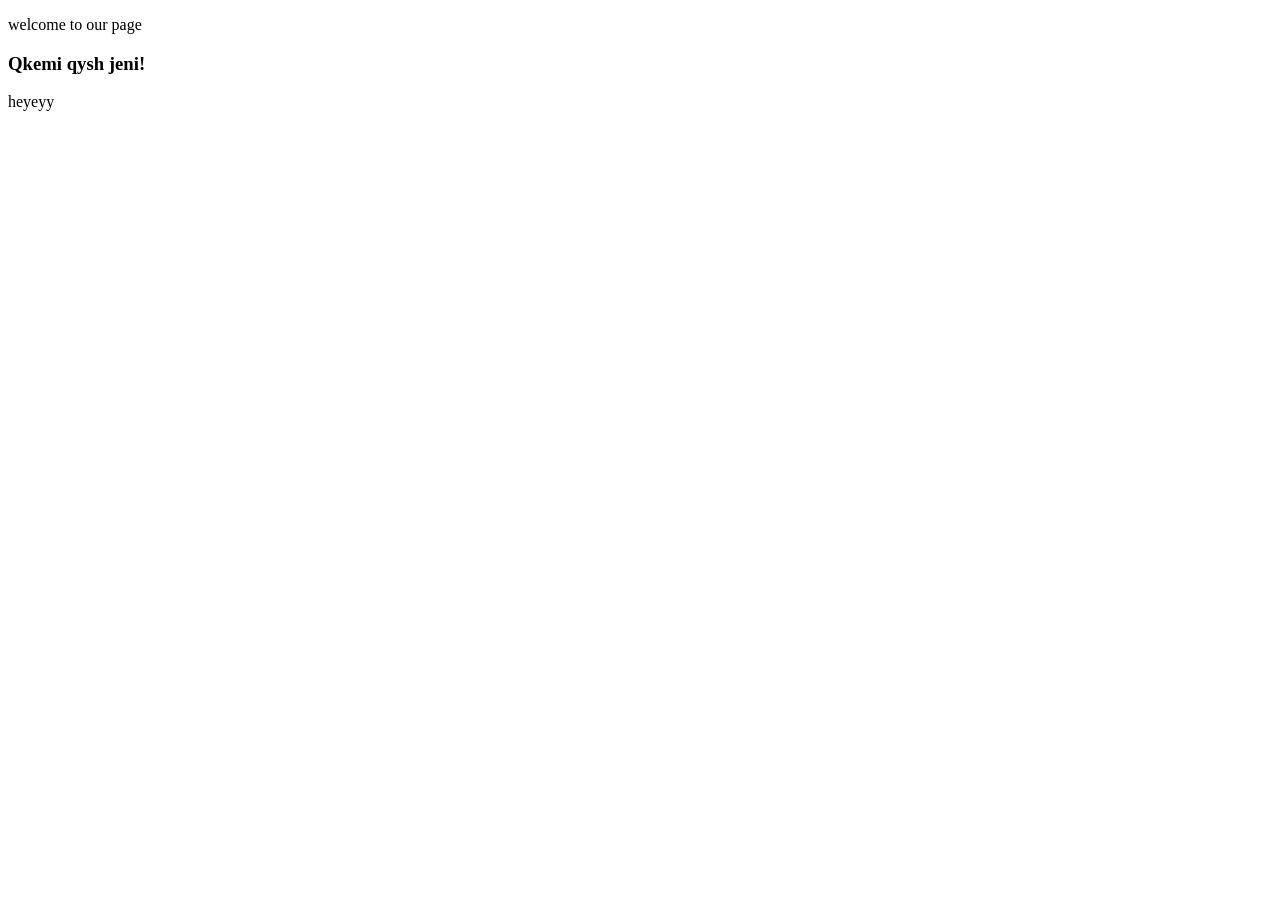
<file: index.html>
<!DOCTYPE html>
<html lang="en">
<head>
    <meta charset="UTF-8">
    <meta name="viewport" content="width=device-width, initial-scale=1.0">
    <title>vérune beauty</title>
</head>
<body>
    <p>welcome to our page</p>
         <h3>Qkemi qysh jeni!</h3>
        <p> heyeyy</p>

</body>
</html>
</file>
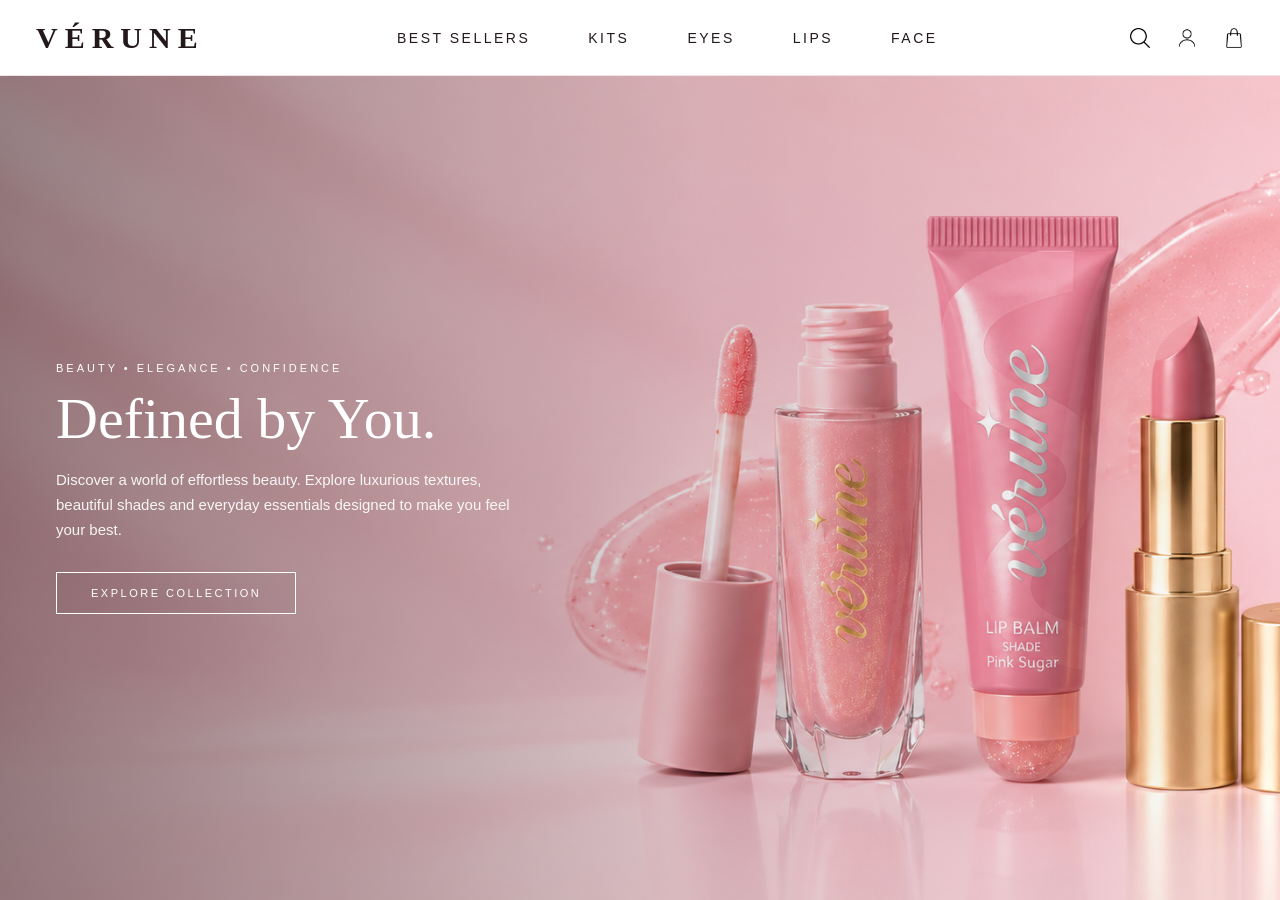
<file: home.html>
<!DOCTYPE html>
<html lang="en">

<head>
    <meta charset="UTF-8">
    <meta name="viewport" content="width=device-width, initial-scale=1.0">
    <title>Vérune Beauty - Profesional Makeup & Consmetics</title>
    <link rel="icon" href="./Images/makeup.png">
    <link rel="stylesheet" href="style.css">
     <link rel="best-sellers" href="bestSellers.html">
</head>

<body>
    <header class="navbar">
        <div class="nav-container">
            <span class="brand-logo">VÉRUNE</span>

            <nav class="nav-link">
                <a href="best-sellers.html">BEST SELLERS</a>
                <a href="kits.html">KITS</a>
                <div class="nav-item">
                    <a href="eyes.html">EYES</a>
                    <div class="nav-menu">
                        <a href="">Brows</a>
                        <a href="">Mascara</a>
                        <a href="">Lashes</a>
                        <a href="">Eye Liner</a>
                        <a href="">Eye Pencil</a>
                        <a href="">Eye Palette</a>
                    </div>
                </div>
                <div class="nav-item">
                    <a href="lips.html">LIPS</a>
                    <div class="nav-menu">
                        <a href="">Lip Gloss</a>
                        <a href="">Lip Liner</a>
                        <a href="">Lip Stick</a>
                        <a href="">Lip Balm</a>
                    </div>
                </div>
                <div class="nav-item">
                    <a href="face.html">FACE</a>
                    <div class="nav-menu">
                        <a href="">Foundation</a>
                        <a href="">Concealer</a>
                        <a href="">Powder</a>
                        <a href="">Bronzer</a>
                        <a href="">Blush</a>
                        <a href="">Highlighter</a>
                    </div>
                </div>
            </nav>

            <div class="nav-icon">
                <a href="search.html" class="search-img">
                    <img src="./Images/searchIcon.png" alt="Search">
                </a>
                <a href="log-in.html" class="login-img">
                    <img src="./Images/userIcon.png" alt="Log-in">
                </a>
                <a href="cart.html" class="cart-img">
                    <img src="./Images/bagIcon.png" alt="cart">
                </a>
            </div>
        </div>
    </header>

    <section class="header-img">
        <img src="Images/Vérune Pink Sugar Lip Collection.png" alt="Vérune Pink Sugar Lip" class="head-img" />
        <div class="header-wrapper">
            <div class="header-text">
                <p class="header-elegance"> BEAUTY • ELEGANCE • CONFIDENCE </p>
                <h1 class="header-title">Defined by You.</h1>
                <p class="header-discover">Discover a world of effortless beauty. Explore luxurious textures,
                    beautiful shades and everyday essentials designed to make you feel your best.</p>
                <a href="collection.html" class="header-button">EXPLORE COLLECTION</a>
            </div>
        </div>
    </section>

</body>

</html>
</file>
<file: style.css>
*{
    box-sizing: border-box;
    margin: 0;
    padding: 0;
}

body{
    font-family:sans-serif;
    background-color: #ffffff;
    color: #23191b;
    padding-top: 76px;
}

a{
    text-decoration: none;
    color: inherit;
}

.navbar{
    position: fixed;
    top: 0;
    left: 0;
    width: 100%;
    height: 76px;
    background-color: #ffffff;
    border-bottom: 1px solid #efe1e5;
    z-index: 1000;
    transition: box-shadow 0.3s ease;
}
.navbar.scrolled {
    box-shadow: 0 4px 20px rgba(35, 25, 27, 0.06);
}

.nav-container {
    max-width: 1400px;
    height: 100%;
    margin: 0 auto;
    padding: 0 36px;
    display: flex;
    align-items: center;
    justify-content: space-between;
}

.brand-logo{
    font-family: 'Cormorant Garamond', Georgia, serif;
    font-size: 30px;
    font-weight: 600;
    letter-spacing: 7px;
    color: #23191b;
}

.nav-link {
    display: flex;
    align-items: center;
    gap: 30px;
}

.nav-link a{
    font-size: 14px;
    font-weight: 500;
    letter-spacing: 2.5px;
    color: #23191b;
    padding: 26px 14px;
    transition: color 0.25s ease;
}

.nav-link a:hover{
    color: #b56c7c;
}
.nav-item{
    position: relative;
    height: 76px;
    display: flex;
    align-items: center;
}
.nav-menu{
    display: flex;
    position: fixed;
    top: 76px;
    left: 0;
    width: 100%;
    background-color: #ffffff;
    border-top: 1px solid #efe1e5;
    border-bottom: 1px solid #efe1e5;
    padding: 10px 36px;
    justify-content: center;
    gap: 36px;
    z-index: 1001;
    opacity: 0;
    visibility: hidden;
    transition: opacity 0.3s ease, top 0.3s ease, visibility 0.3s ease;
}

.nav-item:hover .nav-menu{
   
    opacity: 1;
    visibility: visible;
    top: 76px;
}
.nav-menu a{
font-size: 14px;
font-weight: 400;
letter-spacing: 1.5px;
color: #23191b;
padding: 8px 12px;
transition: color 0.25 ease;
}

.nav-menu a:hover{
    color: #b56c7c;
}

.nav-icon {
    display: flex;
    align-items: center;
    gap: 27px;
}
.nav-icon a{
    display: flex;
    align-items: center;
    justify-content: center;
    transition: opacity 0.25s ease;
}

.nav-icon a:hover{
    opacity: 0.65;
}
.nav-icon img{
    width: 20px;
    height: 20px;
    object-fit: contain;
}
.header-img {
    position: relative;
    width: 100%;
    height: calc(100vh - 76px);
    min-height: 540px;
    display: flex;
    align-items: center;
    overflow: hidden;
    background-color: #f8e5ea;
}
.head-img {
    position: absolute;
    top: 0;
    left: 0;
    height: 100%;
    width: 100%;
    object-fit: cover;
    z-index: 1;
}

.header-img::after{
    content: "";
    position: absolute;
    top: 0;
    left: 0;
    width: 100%;
    height: 100%;
    background: linear-gradient(90deg, rgba(35, 22, 25, 0.48) 0%,
    rgba(35, 22, 25, 0.15) 55%,
    transparent 100%
    );
    z-index: 2;
}
.header-wrapper {
    position: relative;
    z-index: 3;
    width: 100%;
    max-width: 1400px;
    margin: 0 auto;
    padding: 0 56px;
}

.header-text {
    max-width: 480px;
    color: #ffffff;
}
.header-elegance {
    font-size: 11px;
    font-weight: 500;
    letter-spacing: 3px;
    margin-bottom: 14px;
    text-transform: uppercase;
}

.header-title {
    font-family: 'Cormorant Garamond', Georgia, serif;
    font-size: 58px;
    font-weight: 400;
    line-height: 1.08;
    margin-bottom: 18px;
}
.header-discover{
    font-size: 15px;
    font-weight: 300;
    line-height: 1.65;
    margin-bottom: 30px;
    color: rgba(255, 255, 255, 0.92);
}
.header-button {
display: inline-block;
padding: 14px 34px;
border: 1px solid #ffffff;
background-color: rgba(35, 25, 27, 0.035);
color: #ffffff;
font-size: 11px;
font-weight: 500;
letter-spacing: 2.5px;
transition: all 0.25s ease;
}

.header-button:hover {
    background-color: #ffffff;
    color: #23191b;
}
</file>
